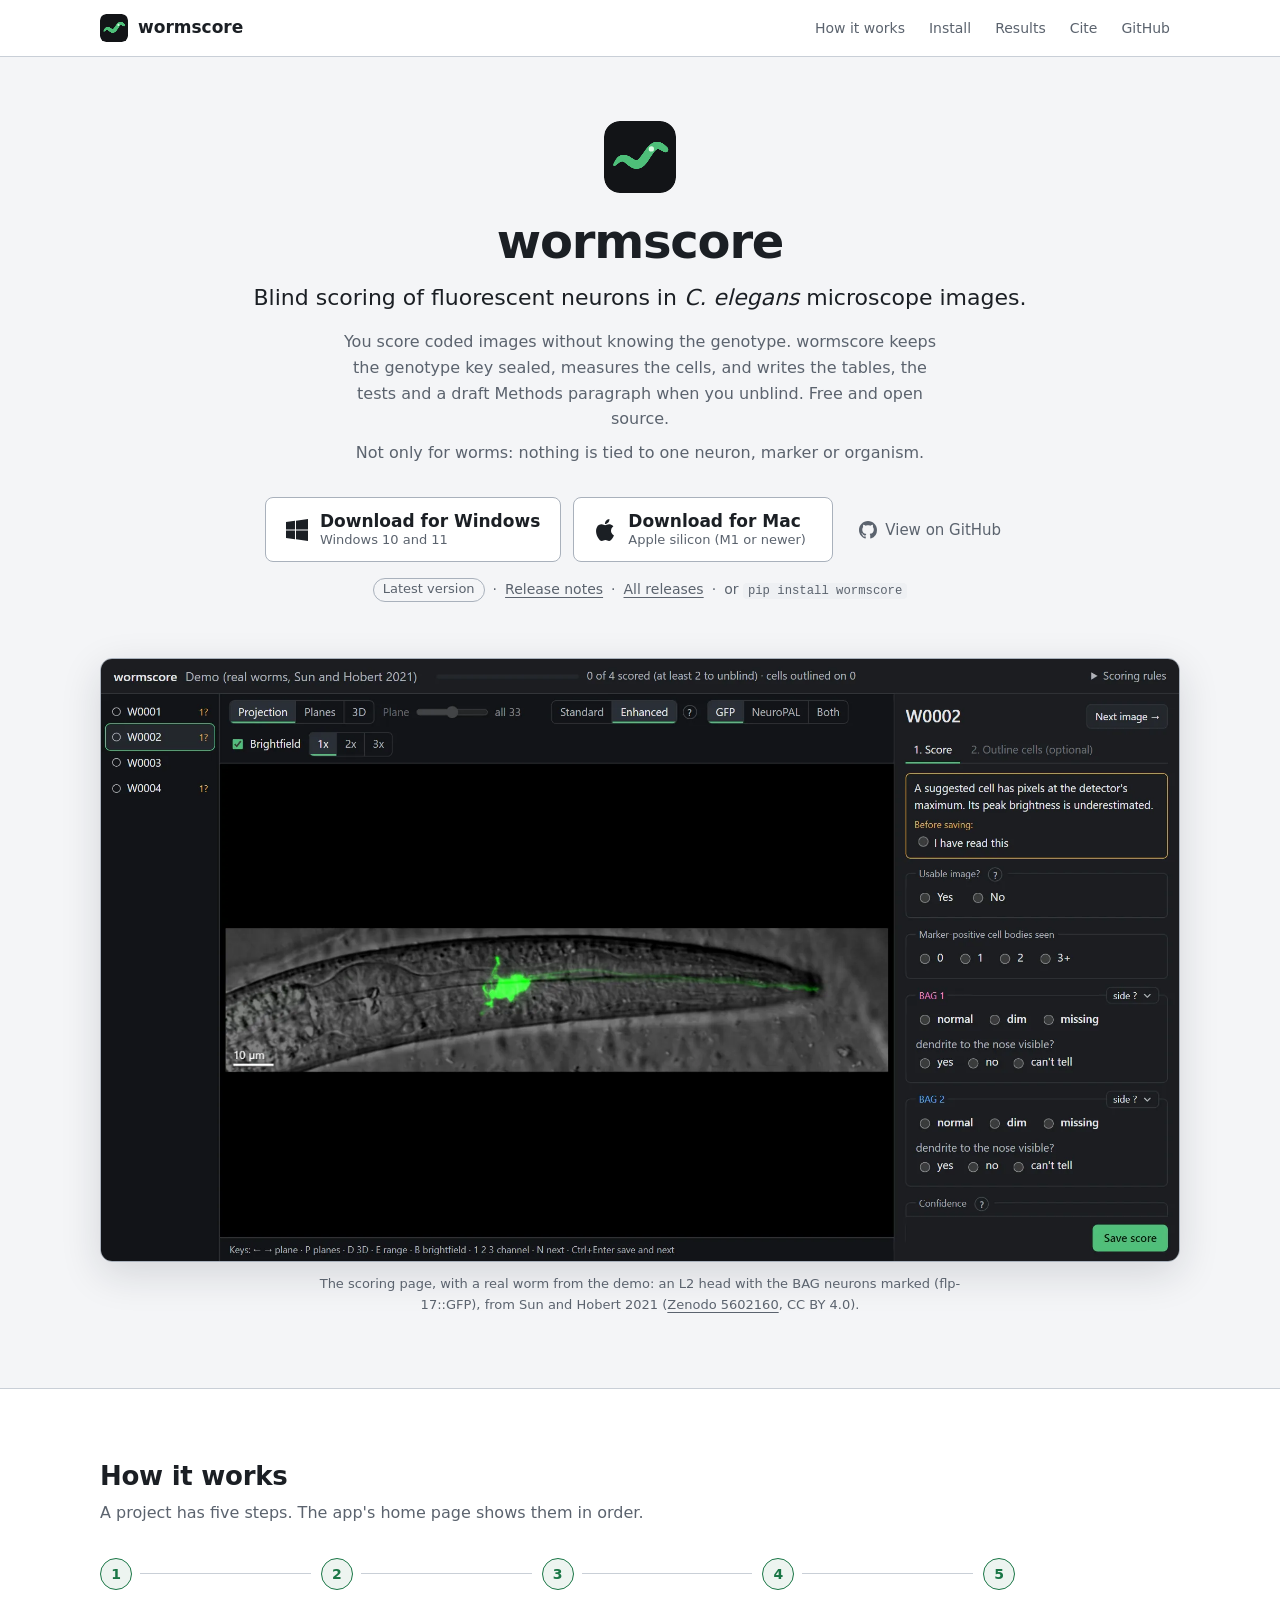
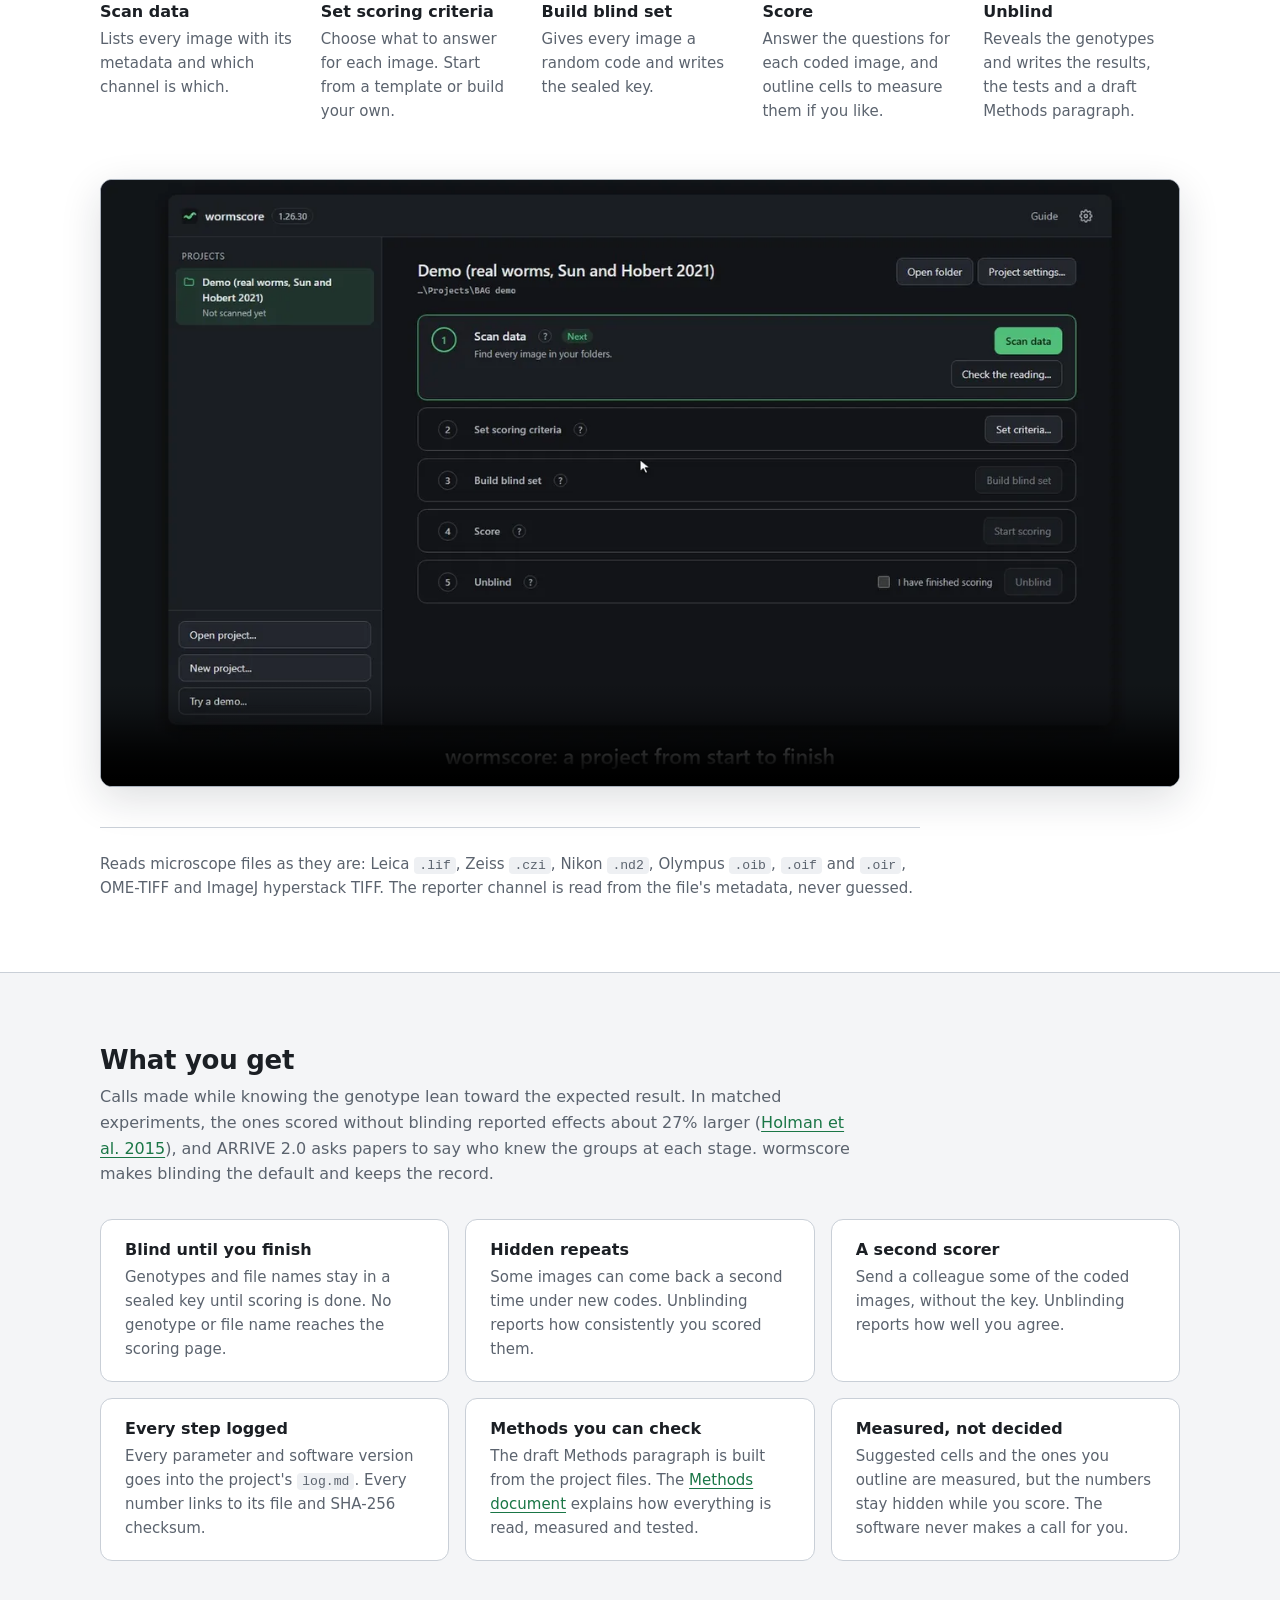
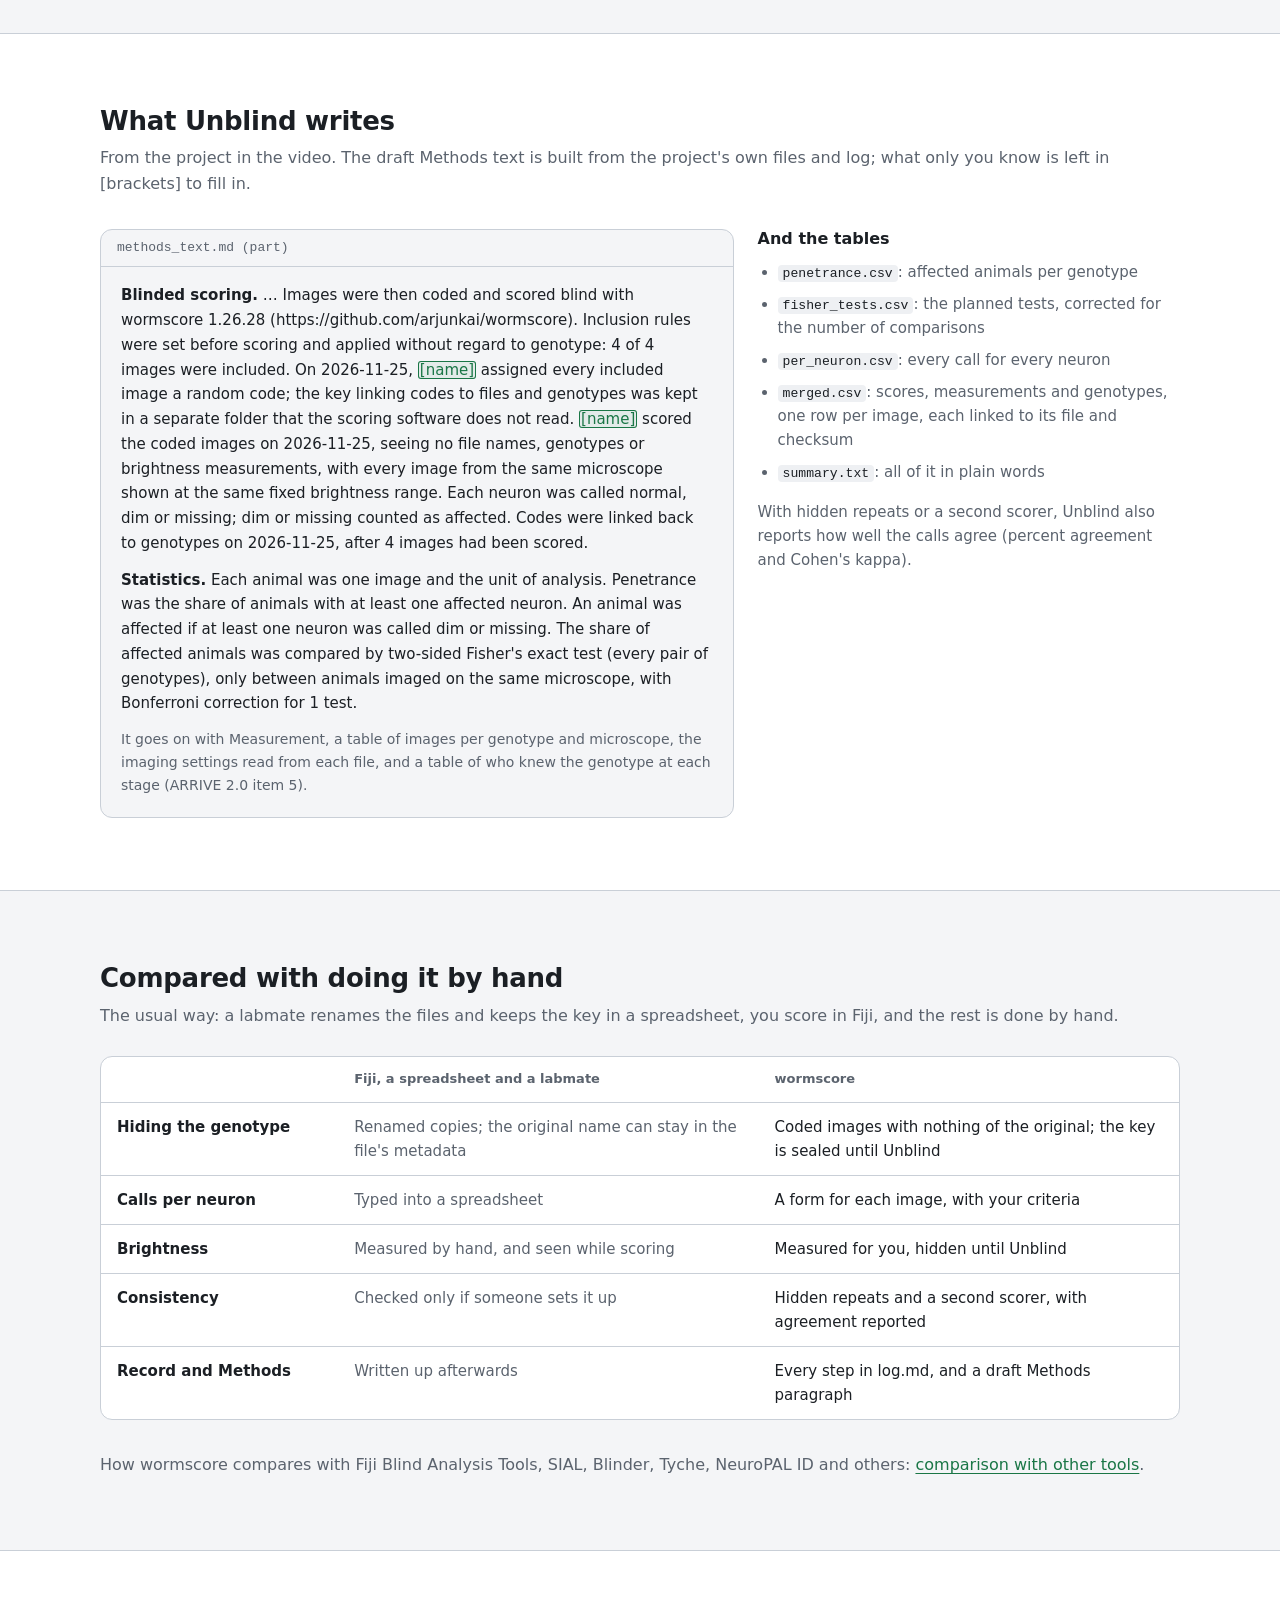
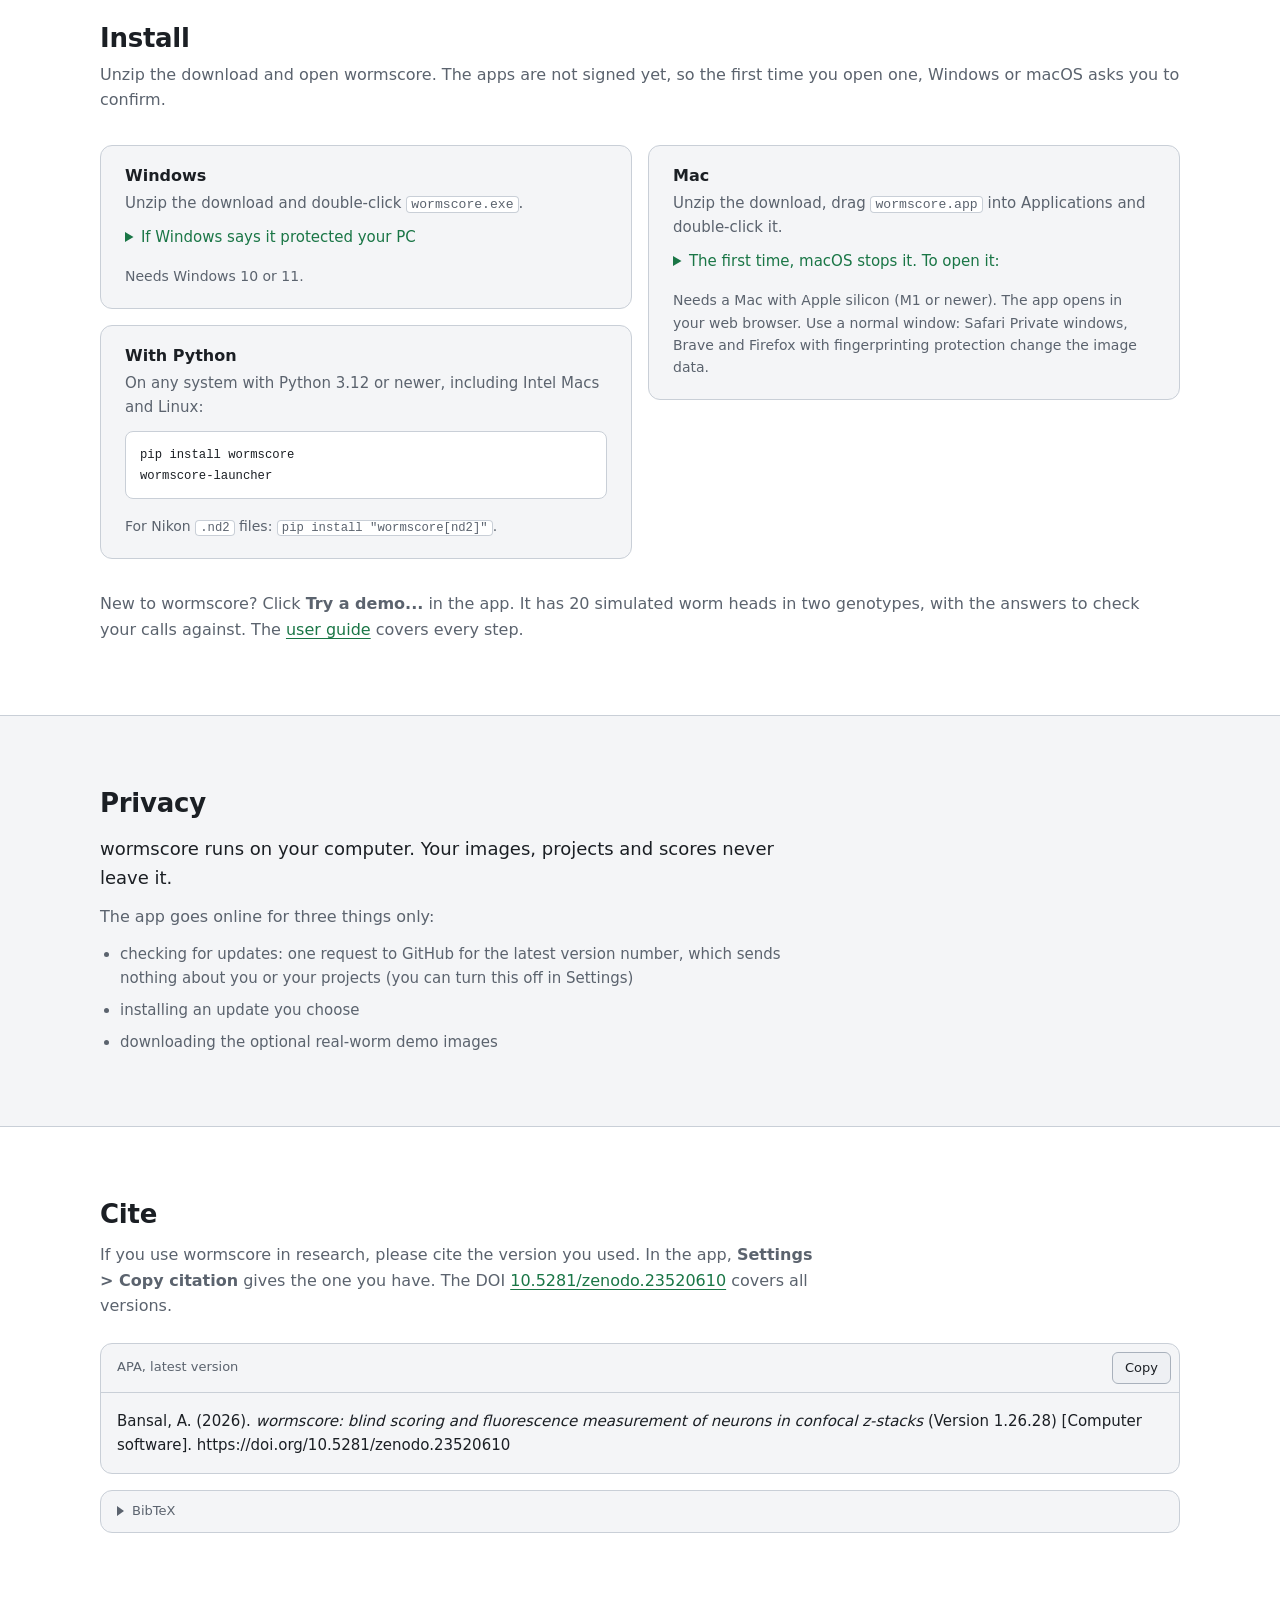
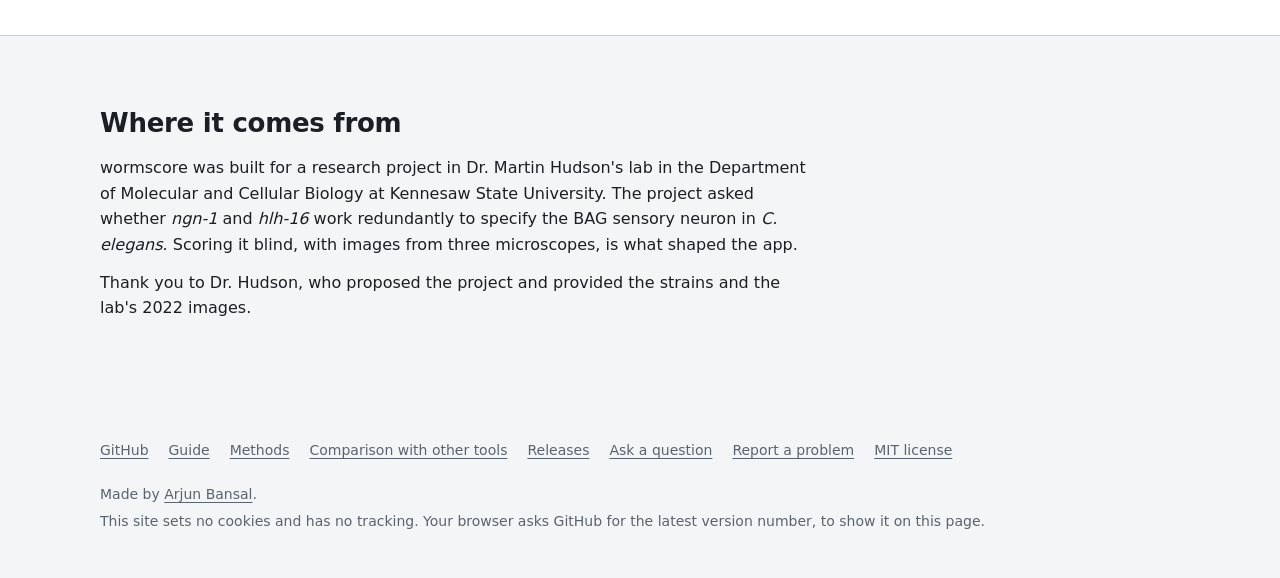
<file: index.html>
<!doctype html>
<html lang="en">
<head>
<meta charset="utf-8">
<meta name="viewport" content="width=device-width, initial-scale=1">
<title>wormscore: blind scoring of fluorescent neurons in C. elegans</title>
<meta name="description" content="Free desktop app for blind scoring of fluorescent neurons in C. elegans microscope images. Runs on your computer, reads microscope files as they are, and writes the tables, tests and a draft Methods paragraph when you unblind.">
<meta name="author" content="Arjun Bansal">
<meta name="color-scheme" content="light dark">
<meta name="theme-color" content="#f4f5f7" media="(prefers-color-scheme: light)">
<meta name="theme-color" content="#121417" media="(prefers-color-scheme: dark)">
<link rel="canonical" href="https://wormscore.org/">
<link rel="icon" href="favicon.ico" sizes="any">
<link rel="icon" href="img/icon.svg" type="image/svg+xml">
<link rel="apple-touch-icon" href="img/icon-192.png">
<meta property="og:type" content="website">
<meta property="og:title" content="wormscore: blind scoring of fluorescent neurons in C. elegans">
<meta property="og:description" content="Blind scoring of fluorescent neurons in C. elegans microscope images. Free, open source, runs on your computer.">
<meta property="og:url" content="https://wormscore.org/">
<meta property="og:image" content="https://wormscore.org/img/og.png">
<meta property="og:image:width" content="1200">
<meta property="og:image:height" content="630">
<meta property="og:image:alt" content="The wormscore scoring page">
<meta name="twitter:card" content="summary_large_image">
<link rel="stylesheet" href="style.css">
<script src="site.js" defer></script>
<script type="application/ld+json">
{
  "@context": "https://schema.org",
  "@type": "SoftwareApplication",
  "name": "wormscore",
  "description": "Blind scoring of fluorescent neurons in C. elegans microscope images.",
  "url": "https://wormscore.org/",
  "applicationCategory": "ScientificApplication",
  "operatingSystem": "Windows 10, Windows 11, macOS (Apple silicon)",
  "license": "https://opensource.org/licenses/MIT",
  "author": { "@type": "Person", "name": "Arjun Bansal" },
  "codeRepository": "https://github.com/arjunkai/wormscore",
  "sameAs": ["https://github.com/arjunkai/wormscore", "https://doi.org/10.5281/zenodo.23520610", "https://pypi.org/project/wormscore/"],
  "offers": { "@type": "Offer", "price": "0", "priceCurrency": "USD" }
}
</script>
</head>
<body>
<a class="skip" href="#main">Skip to content</a>

<header class="top">
  <div class="wrap top-in">
    <a class="brand" href="./" aria-label="wormscore home"><img src="img/icon.svg" alt="" width="28" height="28"><span>wormscore</span></a>
    <nav class="top-nav" aria-label="Site">
      <a href="#how">How it works</a>
      <a href="#install">Install</a>
      <a href="#output">Results</a>
      <a href="#cite">Cite</a>
      <a href="https://github.com/arjunkai/wormscore" target="_blank" rel="noopener">GitHub</a>
    </nav>
  </div>
</header>

<main id="main">
  <section class="hero wrap" aria-labelledby="title">
    <img class="hero-icon" src="img/icon.svg" alt="" width="72" height="72">
    <h1 id="title">wormscore</h1>
    <p class="lede">Blind scoring of fluorescent neurons in <i>C.&nbsp;elegans</i> microscope images.</p>
    <p class="sub">You score coded images without knowing the genotype. wormscore keeps the genotype key sealed, measures
      the cells, and writes the tables, the tests and a draft Methods paragraph when you unblind. Free and open source.</p>
    <p class="also">Not only for worms: nothing is tied to one neuron, marker or organism.</p>

    <p class="phone" id="phone" hidden>wormscore is a desktop app for Windows and Mac. Open this page on your computer to download it.
      <button type="button" class="copy" id="share" hidden>Send the link to yourself</button></p>

    <div class="dl" role="group" aria-label="Download">
      <a class="dl-btn" id="dl-win" href="https://github.com/arjunkai/wormscore/releases/latest/download/wormscore-windows.zip">
        <svg class="dl-ic" viewBox="0 0 24 24" aria-hidden="true"><path d="M0 3.4 9.8 2v9.5H0zM10.9 1.9 24 0v11.5H10.9zM0 12.6h9.8v9.5L0 20.6zM10.9 12.6H24V24l-13.1-1.9z"/></svg>
        <span class="dl-text"><span class="dl-main">Download for Windows</span><span class="dl-sub">Windows 10 and 11</span></span>
      </a>
      <a class="dl-btn" id="dl-mac" href="https://github.com/arjunkai/wormscore/releases/latest/download/wormscore-mac.zip">
        <svg class="dl-ic" viewBox="0 0 24 24" aria-hidden="true"><path d="M12.152 6.896c-.948 0-2.415-1.078-3.96-1.04-2.04.027-3.913 1.183-4.961 3.014-2.117 3.675-.546 9.103 1.519 12.09 1.013 1.454 2.208 3.09 3.792 3.039 1.52-.065 2.09-.987 3.935-.987 1.831 0 2.35.987 3.96.948 1.637-.026 2.676-1.48 3.676-2.948 1.156-1.688 1.636-3.325 1.662-3.415-.039-.013-3.182-1.221-3.22-4.857-.026-3.04 2.48-4.494 2.597-4.559-1.429-2.09-3.623-2.324-4.39-2.376-2-.156-3.675 1.09-4.61 1.09zM15.53 3.83c.843-1.012 1.4-2.427 1.245-3.83-1.207.052-2.662.805-3.532 1.818-.78.896-1.454 2.338-1.273 3.714 1.338.104 2.715-.688 3.559-1.701"/></svg>
        <span class="dl-text"><span class="dl-main">Download for Mac</span><span class="dl-sub">Apple silicon (M1 or newer)</span></span>
      </a>
      <a class="gh-btn" href="https://github.com/arjunkai/wormscore" target="_blank" rel="noopener">
        <svg class="gh-ic" viewBox="0 0 16 16" aria-hidden="true"><path d="M8 0C3.58 0 0 3.58 0 8c0 3.54 2.29 6.53 5.47 7.59.4.07.55-.17.55-.38 0-.19-.01-.82-.01-1.49-2.01.37-2.53-.49-2.69-.94-.09-.23-.48-.94-.82-1.13-.28-.15-.68-.52-.01-.53.63-.01 1.08.58 1.23.82.72 1.21 1.87.87 2.33.66.07-.52.28-.87.51-1.07-1.78-.2-3.64-.89-3.64-3.95 0-.87.31-1.59.82-2.15-.08-.2-.36-1.02.08-2.12 0 0 .67-.21 2.2.82.64-.18 1.32-.27 2-.27.68 0 1.36.09 2 .27 1.53-1.04 2.2-.82 2.2-.82.44 1.1.16 1.92.08 2.12.51.56.82 1.27.82 2.15 0 3.07-1.87 3.75-3.65 3.95.29.25.54.73.54 1.48 0 1.07-.01 1.93-.01 2.2 0 .21.15.46.55.38A8.013 8.013 0 0 0 16 8c0-4.42-3.58-8-8-8z"/></svg>
        View on GitHub
      </a>
    </div>
    <p class="meta">
      <span id="ver">Latest version</span>
      <span class="dot" aria-hidden="true">·</span>
      <a id="notes" href="https://github.com/arjunkai/wormscore/releases/latest" target="_blank" rel="noopener">Release notes</a>
      <span class="dot" aria-hidden="true">·</span>
      <a href="https://github.com/arjunkai/wormscore/releases" target="_blank" rel="noopener">All releases</a>
      <span class="dot" aria-hidden="true">·</span>
      <span>or <code>pip install wormscore</code></span>
    </p>

    <figure class="shot">
      <picture>
        <source type="image/webp" srcset="img/scoring-1020.webp 1020w, img/scoring-2040.webp 2040w" sizes="(min-width: 1112px) 1080px, calc(100vw - 32px)">
        <img src="img/scoring.png" fetchpriority="high" width="2040" height="1140" alt="The scoring page: a coded image of a worm head with brightfield on, the list of codes on the left and the questions for each cell on the right">
      </picture>
      <figcaption>The scoring page, with a real worm from the demo: an L2 head with the BAG neurons marked
        (flp-17::GFP), from Sun and Hobert 2021 (<a href="https://doi.org/10.5281/zenodo.5602160" target="_blank" rel="noopener">Zenodo&nbsp;5602160</a>, CC&nbsp;BY&nbsp;4.0).</figcaption>
    </figure>
  </section>

  <section class="band" id="how" aria-labelledby="how-h">
    <div class="wrap">
      <h2 id="how-h">How it works</h2>
      <p class="intro">A project has five steps. The app's home page shows them in order.</p>
      <ol class="steps">
        <li><h3>Scan data</h3><p>Lists every image with its metadata and which channel is which.</p></li>
        <li><h3>Set scoring criteria</h3><p>Choose what to answer for each image. Start from a template or build your own.</p></li>
        <li><h3>Build blind set</h3><p>Gives every image a random code and writes the sealed key.</p></li>
        <li><h3>Score</h3><p>Answer the questions for each coded image, and outline cells to measure them if you like.</p></li>
        <li><h3>Unblind</h3><p>Reveals the genotypes and writes the results, the tests and a draft Methods paragraph.</p></li>
      </ol>
      <figure class="shot video">
        <video controls muted playsinline preload="none" poster="img/demo-poster.webp?v=1.26.30" width="1920" height="1080"
          aria-label="Screen recording: a project from Scan data to Unblind">
          <source src="img/demo.mp4?v=1.26.30" type="video/mp4">
        </video>
      </figure>
      <p class="formats">Reads microscope files as they are: Leica <code>.lif</code>, Zeiss <code>.czi</code>,
        Nikon <code>.nd2</code>, Olympus <code>.oib</code>, <code>.oif</code> and <code>.oir</code>, OME-TIFF and
        ImageJ hyperstack TIFF. The reporter channel is read from the file's metadata, never guessed.</p>
    </div>
  </section>

  <section class="wrap sect" id="why" aria-labelledby="why-h">
    <h2 id="why-h">What you get</h2>
    <p class="intro why">Calls made while knowing the genotype lean toward the expected result. In matched experiments, the ones
      scored without blinding reported effects about 27% larger
      (<a href="https://doi.org/10.1371/journal.pbio.1002190" target="_blank" rel="noopener">Holman et al. 2015</a>), and
      ARRIVE 2.0 asks papers to say who knew the groups at each stage. wormscore makes blinding the default and keeps the record.</p>
    <div class="grid">
      <div class="card"><h3>Blind until you finish</h3><p>Genotypes and file names stay in a sealed key until scoring is done. No genotype or file name reaches the scoring page.</p></div>
      <div class="card"><h3>Hidden repeats</h3><p>Some images can come back a second time under new codes. Unblinding reports how consistently you scored them.</p></div>
      <div class="card"><h3>A second scorer</h3><p>Send a colleague some of the coded images, without the key. Unblinding reports how well you agree.</p></div>
      <div class="card"><h3>Every step logged</h3><p>Every parameter and software version goes into the project's <code>log.md</code>. Every number links to its file and SHA-256 checksum.</p></div>
      <div class="card"><h3>Methods you can check</h3><p>The draft Methods paragraph is built from the project files. The <a href="https://github.com/arjunkai/wormscore/blob/main/docs/METHODS.md" target="_blank" rel="noopener">Methods document</a> explains how everything is read, measured and tested.</p></div>
      <div class="card"><h3>Measured, not decided</h3><p>Suggested cells and the ones you outline are measured, but the numbers stay hidden while you score. The software never makes a call for you.</p></div>
    </div>
  </section>

  <section class="band" id="output" aria-labelledby="output-h">
    <div class="wrap">
      <h2 id="output-h">What Unblind writes</h2>
      <p class="intro">From the project in the video. The draft Methods text is built from the project's own files and log;
        what only you know is left in [brackets] to fill in.</p>
      <div class="out">
        <figure class="methods">
          <figcaption>methods_text.md (part)</figcaption>
          <div class="methods-text">
            <p><b>Blinded scoring.</b> … Images were then coded and scored blind with wormscore 1.26.28 (https://github.com/arjunkai/wormscore). Inclusion rules were set before scoring and applied without regard to genotype: 4 of 4 images were included. On 2026-11-25, <mark>[name]</mark> assigned every included image a random code; the key linking codes to files and genotypes was kept in a separate folder that the scoring software does not read. <mark>[name]</mark> scored the coded images on 2026-11-25, seeing no file names, genotypes or brightness measurements, with every image from the same microscope shown at the same fixed brightness range. Each neuron was called normal, dim or missing; dim or missing counted as affected. Codes were linked back to genotypes on 2026-11-25, after 4 images had been scored.</p>
            <p><b>Statistics.</b> Each animal was one image and the unit of analysis. Penetrance was the share of animals with at least one affected neuron. An animal was affected if at least one neuron was called dim or missing. The share of affected animals was compared by two-sided Fisher's exact test (every pair of genotypes), only between animals imaged on the same microscope, with Bonferroni correction for 1 test.</p>
            <p class="more">It goes on with Measurement, a table of images per genotype and microscope, the imaging settings read from each file, and a table of who knew the genotype at each stage (ARRIVE 2.0 item 5).</p>
          </div>
        </figure>
        <div class="files">
          <h3>And the tables</h3>
          <ul class="plain">
            <li><code>penetrance.csv</code>: affected animals per genotype</li>
            <li><code>fisher_tests.csv</code>: the planned tests, corrected for the number of comparisons</li>
            <li><code>per_neuron.csv</code>: every call for every neuron</li>
            <li><code>merged.csv</code>: scores, measurements and genotypes, one row per image, each linked to its file and checksum</li>
            <li><code>summary.txt</code>: all of it in plain words</li>
          </ul>
          <p>With hidden repeats or a second scorer, Unblind also reports how well the calls agree (percent agreement and Cohen's kappa).</p>
        </div>
      </div>
    </div>
  </section>

  <section class="wrap sect" id="compare" aria-labelledby="compare-h">
    <h2 id="compare-h">Compared with doing it by hand</h2>
    <p class="intro">The usual way: a labmate renames the files and keeps the key in a spreadsheet, you score in Fiji, and the
      rest is done by hand.</p>
    <div class="table-wrap">
      <table class="cmp">
        <thead><tr><th scope="col"></th><th scope="col">Fiji, a spreadsheet and a labmate</th><th scope="col">wormscore</th></tr></thead>
        <tbody>
          <tr><th scope="row">Hiding the genotype</th><td>Renamed copies; the original name can stay in the file's metadata</td><td>Coded images with nothing of the original; the key is sealed until Unblind</td></tr>
          <tr><th scope="row">Calls per neuron</th><td>Typed into a spreadsheet</td><td>A form for each image, with your criteria</td></tr>
          <tr><th scope="row">Brightness</th><td>Measured by hand, and seen while scoring</td><td>Measured for you, hidden until Unblind</td></tr>
          <tr><th scope="row">Consistency</th><td>Checked only if someone sets it up</td><td>Hidden repeats and a second scorer, with agreement reported</td></tr>
          <tr><th scope="row">Record and Methods</th><td>Written up afterwards</td><td>Every step in log.md, and a draft Methods paragraph</td></tr>
        </tbody>
      </table>
    </div>
    <p class="after">How wormscore compares with Fiji Blind Analysis Tools, SIAL, Blinder, Tyche, NeuroPAL ID and others:
      <a href="https://github.com/arjunkai/wormscore/blob/main/docs/COMPARISON.md" target="_blank" rel="noopener">comparison with other tools</a>.</p>
  </section>

  <section class="band" id="install" aria-labelledby="install-h">
    <div class="wrap">
      <h2 id="install-h">Install</h2>
      <p class="intro">Unzip the download and open wormscore. The apps are not signed yet, so the first time you open one,
        Windows or macOS asks you to confirm.</p>
      <div class="grid two">
        <div class="col">
        <div class="card">
          <h3>Windows</h3>
          <p>Unzip the download and double-click <code>wormscore.exe</code>.</p>
          <details id="first-win">
            <summary>If Windows says it protected your PC</summary>
            <ol class="plain">
              <li>Click <b>More info</b>, then <b>Run anyway</b>.</li>
              <li>If you see <q>The publisher could not be verified</q>, click <b>Run</b>.</li>
            </ol>
          </details>
          <p class="req">Needs Windows 10 or 11.</p>
        </div>
        <div class="card">
          <h3>With Python</h3>
          <p>On any system with Python 3.12 or newer, including Intel Macs and Linux:</p>
          <pre><code>pip install wormscore
wormscore-launcher</code></pre>
          <p class="req">For Nikon <code>.nd2</code> files: <code>pip install "wormscore[nd2]"</code>.</p>
        </div>
        </div>
        <div class="card">
          <h3>Mac</h3>
          <p>Unzip the download, drag <code>wormscore.app</code> into Applications and double-click it.</p>
          <details id="first-mac">
            <summary>The first time, macOS stops it. To open it:</summary>
            <ol class="plain">
              <li>In the warning, click <b>Done</b> (not Move to Trash).</li>
              <li>Open <b>System Settings &gt; Privacy &amp; Security</b>, scroll down to Security and click
                <b>Open Anyway</b> next to wormscore. The button shows only after step 1; if it is not there, open the app and do step 1 again.</li>
              <li>Click <b>Open Anyway</b> again and confirm with your password or Touch ID.</li>
            </ol>
            <p class="alt">Or run this once in Terminal instead. It removes the mark macOS puts on downloaded files and changes nothing else:</p>
            <pre><code>xattr -dr com.apple.quarantine /Applications/wormscore.app</code></pre>
          </details>
          <p class="req">Needs a Mac with Apple silicon (M1 or newer). The app opens in your web browser. Use a normal window: Safari Private windows, Brave and Firefox with fingerprinting protection change the image data.</p>
        </div>
      </div>
      <p class="after">New to wormscore? Click <b>Try a demo...</b> in the app. It has 20 simulated worm heads in two genotypes, with the answers to check your calls against.
        The <a href="https://github.com/arjunkai/wormscore/blob/main/docs/GUIDE.md" target="_blank" rel="noopener">user guide</a> covers every step.</p>
    </div>
  </section>


  <section class="sect" id="privacy" aria-labelledby="privacy-h">
    <div class="wrap narrow">
      <h2 id="privacy-h">Privacy</h2>
      <p>wormscore runs on your computer. Your images, projects and scores never leave it.</p>
      <p>The app goes online for three things only:</p>
      <ul class="plain">
        <li>checking for updates: one request to GitHub for the latest version number, which sends nothing about you or your projects (you can turn this off in Settings)</li>
        <li>installing an update you choose</li>
        <li>downloading the optional real-worm demo images</li>
      </ul>
    </div>
  </section>

  <section class="band" id="cite" aria-labelledby="cite-h">
    <div class="wrap">
    <h2 id="cite-h">Cite</h2>
    <p>If you use wormscore in research, please cite the version you used. In the app, <b>Settings &gt; Copy citation</b>
      gives the one you have. The DOI <a href="https://doi.org/10.5281/zenodo.23520610" target="_blank" rel="noopener">10.5281/zenodo.23520610</a>
      covers all versions.</p>
    <div class="cite">
      <div class="cite-head">
        <span id="apa-h">APA, latest version</span>
        <button type="button" class="copy" data-copy="apa" aria-label="Copy APA citation" hidden>Copy</button>
      </div>
      <p class="cite-apa" id="apa" tabindex="0" aria-labelledby="apa-h">Bansal, A. (2026). <i>wormscore: blind scoring and fluorescence measurement of neurons in confocal z-stacks</i> (Version <span class="cite-ver">1.26.28</span>) [Computer software]. https://doi.org/10.5281/zenodo.23520610</p>
    </div>
    <details class="cite">
      <summary class="cite-head"><span id="bib-h">BibTeX</span></summary>
      <div class="bib-copy"><button type="button" class="copy" data-copy="bibtex" aria-label="Copy BibTeX citation" hidden>Copy</button></div>
      <pre id="bibtex" tabindex="0" aria-labelledby="bib-h"><code>@software{Bansal_wormscore_2026,
  author = {Bansal, Arjun},
  doi = {10.5281/zenodo.23520610},
  title = {{wormscore: blind scoring and fluorescence measurement of neurons in confocal z-stacks}},
  url = {https://github.com/arjunkai/wormscore},
  version = {<span class="cite-ver">1.26.28</span>},
  year = {2026}
}</code></pre>
    </details>
    <p class="status" id="copy-status" role="status" aria-live="polite"></p>
    </div>
  </section>

  <section class="sect" id="thanks" aria-labelledby="thanks-h">
    <div class="wrap narrow">
      <h2 id="thanks-h">Where it comes from</h2>
      <p>wormscore was built for a research project in Dr. Martin Hudson's lab in the Department of Molecular and
        Cellular Biology at Kennesaw State University. The project asked whether <i>ngn-1</i> and <i>hlh-16</i>
        work redundantly to specify the BAG sensory neuron in <i>C. elegans</i>. Scoring it blind, with images from
        three microscopes, is what shaped the app.</p>
      <p>Thank you to Dr. Hudson, who proposed the project and provided the strains and the lab's 2022 images.</p>
    </div>
  </section>
</main>

<footer class="foot">
  <div class="wrap foot-in">
    <nav aria-label="Links">
      <a href="https://github.com/arjunkai/wormscore" target="_blank" rel="noopener">GitHub</a>
      <a href="https://github.com/arjunkai/wormscore/blob/main/docs/GUIDE.md" target="_blank" rel="noopener">Guide</a>
      <a href="https://github.com/arjunkai/wormscore/blob/main/docs/METHODS.md" target="_blank" rel="noopener">Methods</a>
      <a href="https://github.com/arjunkai/wormscore/blob/main/docs/COMPARISON.md" target="_blank" rel="noopener">Comparison with other tools</a>
      <a href="https://github.com/arjunkai/wormscore/releases" target="_blank" rel="noopener">Releases</a>
      <a href="https://github.com/arjunkai/wormscore/discussions" target="_blank" rel="noopener">Ask a question</a>
      <a href="https://github.com/arjunkai/wormscore/issues/new" target="_blank" rel="noopener">Report a problem</a>
      <a href="https://github.com/arjunkai/wormscore/blob/main/LICENSE" target="_blank" rel="noopener">MIT license</a>
    </nav>
    <p>Made by <a href="https://github.com/arjunkai" target="_blank" rel="noopener">Arjun Bansal</a>.</p>
    <p>This site sets no cookies and has no tracking. Your browser asks GitHub for the latest version number, to show it on this page.</p>
  </div>
</footer>
</body>
</html>
</file>
<file: style.css>
/* wormscore.org. Palette and type from the app (src/wormscore/static/home.css). */
:root {
  color-scheme: light;
  --bg: #f4f5f7;
  --panel: #ffffff;
  --raised: #eef0f3;
  --hover: #e6e9ed;
  --line: #c9cfd7;
  --line-strong: #a9b1bc;
  --text: #1b1f24;
  --muted: #5b636e;
  --accent: #1a7646;
  --accent-ink: #ffffff;
  --accent-soft: rgba(26, 118, 70, .08);
  --accent-hover: rgba(26, 118, 70, .14);
  --focus: #2b6fc4;
  --shot-edge: #a9b1bc;

  --radius-sm: 6px;
  --radius: 8px;
  --radius-lg: 12px;
  --font: "Segoe UI Variable Text", "Segoe UI", system-ui, -apple-system, BlinkMacSystemFont, "Helvetica Neue", sans-serif;
  --font-display: "Segoe UI Variable Display", "Segoe UI", system-ui, -apple-system, BlinkMacSystemFont, "Helvetica Neue", sans-serif;
  --mono: ui-monospace, "Cascadia Mono", "SF Mono", Consolas, Menlo, monospace;
  --max: 1080px;
  --gutter: 16px;
}
@media (prefers-color-scheme: dark) {
  :root {
    color-scheme: dark;
    --bg: #121417;
    --panel: #1a1d21;
    --raised: #23272d;
    --hover: #2a2f36;
    --line: #31363d;
    --line-strong: #434a53;
    --text: #e4e6e9;
    --muted: #adb3bc;
    --accent: #4fbf7a;
    --accent-ink: #0d1f14;
    --accent-soft: rgba(79, 191, 122, .10);
    --accent-hover: rgba(79, 191, 122, .16);
    --focus: #5aa9ff;
    --shot-edge: #31363d;
  }
}
@media (min-width: 640px) { :root { --gutter: 24px; } }

* { box-sizing: border-box; }
[hidden] { display: none !important; }
html { scroll-behavior: smooth; -webkit-text-size-adjust: 100%; }
@media (prefers-reduced-motion: reduce) { html { scroll-behavior: auto; } }
body {
  margin: 0; background: var(--bg); color: var(--text);
  font: 16px/1.6 var(--font);
  -webkit-font-smoothing: antialiased;
}
a { color: var(--accent); text-underline-offset: 3px; text-decoration-thickness: 1px; }
a:hover { text-decoration-thickness: 2px; }
a:focus-visible, button:focus-visible, pre:focus-visible { outline: 2px solid var(--focus); outline-offset: 2px; border-radius: 4px; }
code, pre { font-family: var(--mono); font-size: .875em; }
:not(pre) > code { background: var(--raised); padding: 1px 5px; border-radius: 4px; white-space: nowrap; }
h1, h2, h3 { font-family: var(--font-display); line-height: 1.2; margin: 0; }
h2 { font-size: 26px; font-weight: 600; letter-spacing: -.01em; }
h3 { font-size: 16px; font-weight: 600; }
p { margin: 0; }
img { max-width: 100%; height: auto; display: block; }

.wrap { max-width: calc(var(--max) + 2 * var(--gutter)); margin: 0 auto; padding: 0 var(--gutter); }
.narrow p { max-width: 720px; }

.skip { position: absolute; left: -9999px; top: 8px; z-index: 10; background: var(--panel); color: var(--text); padding: 8px 12px; border-radius: var(--radius); }
.skip:focus { left: 8px; }

/* ------------------------------------------------------------ top bar */
.top { background: var(--panel); border-bottom: 1px solid var(--line); }
.top-in { display: flex; align-items: center; justify-content: space-between; gap: 16px; min-height: 56px; }
.brand { display: flex; align-items: center; gap: 10px; color: var(--text); text-decoration: none; font-weight: 600; font-size: 17px; }
.brand img { border-radius: 6px; }
.top-nav { display: flex; gap: 4px; }
.top-nav a { color: var(--muted); text-decoration: none; font-size: 14px; padding: 6px 10px; border-radius: var(--radius-sm); }
.top-nav a:hover { color: var(--text); background: var(--raised); }

/* ------------------------------------------------------------ hero */
.hero { padding-top: 64px; padding-bottom: 72px; text-align: center; }
.hero-icon { margin: 0 auto 20px; border-radius: 16px; }
@media (prefers-color-scheme: dark) { .hero-icon { box-shadow: 0 0 0 1px var(--line-strong); } }
.hero h1 { font-size: 48px; font-weight: 700; letter-spacing: -.025em; }
.lede { margin-top: 12px; font-size: 22px; line-height: 1.4; font-family: var(--font-display); }
.sub { margin: 16px auto 0; max-width: 600px; color: var(--muted); }

.dl { margin-top: 32px; display: flex; flex-wrap: wrap; justify-content: center; align-items: center; gap: 12px; }
.dl-btn {
  display: inline-flex; align-items: center; gap: 12px; min-width: 260px;
  padding: 12px 20px; border-radius: var(--radius); text-align: left; text-decoration: none;
  background: var(--panel); color: var(--text); border: 1px solid var(--line-strong);
  transition: background .12s, border-color .12s, filter .12s;
}
.dl-btn:hover { background: var(--hover); }
.dl-btn.mine { background: var(--accent-soft); border-color: var(--accent); box-shadow: inset 0 0 0 1px var(--accent); }
.dl-btn.mine:hover { background: var(--accent-hover); }
.dl-btn.mine .dl-ic { color: var(--accent); }
.dl-text { display: flex; flex-direction: column; }
.dl-main { font-weight: 600; font-size: 17px; line-height: 1.3; }
.dl-sub { font-size: 13px; line-height: 1.3; color: var(--muted); }
.dl-ic { width: 22px; height: 22px; flex: none; fill: currentColor; }
.gh-btn {
  display: inline-flex; align-items: center; gap: 8px; padding: 12px 14px; border-radius: var(--radius);
  color: var(--muted); text-decoration: none; font-size: 15px;
}
.gh-btn:hover { color: var(--text); background: var(--raised); }
.gh-ic { width: 18px; height: 18px; fill: currentColor; }

.meta { margin-top: 16px; font-size: 14px; color: var(--muted); display: flex; flex-wrap: wrap; justify-content: center; gap: 4px 8px; }
.meta a { color: var(--muted); }
.meta a:hover { color: var(--text); }
#ver { font-variant-numeric: tabular-nums; font-size: 13px; font-weight: 500; padding: 0 9px; border: 1px solid var(--line-strong); border-radius: 999px; }

.shot { margin: 56px 0 0; }
.shot img { width: 100%; border-radius: var(--radius-lg); border: 1px solid var(--shot-edge); box-shadow: 0 12px 40px rgba(20, 30, 40, .14); }
@media (prefers-color-scheme: dark) { .shot img { box-shadow: 0 12px 40px rgba(0, 0, 0, .5); } }
.shot figcaption { margin: 12px auto 0; max-width: 680px; font-size: 13px; color: var(--muted); }
.shot figcaption a { color: inherit; }

/* ------------------------------------------------------------ sections */
.band { background: var(--panel); border-top: 1px solid var(--line); border-bottom: 1px solid var(--line); padding: 72px 0; }
.sect { padding-top: 72px; padding-bottom: 72px; }
.intro { margin-top: 8px; color: var(--muted); }
.band + .sect, .sect + .band { margin-top: 0; }

.steps { list-style: none; counter-reset: step; margin: 32px 0 0; padding: 0; display: grid; gap: 24px; grid-template-columns: repeat(5, 1fr); }
.steps li { counter-increment: step; position: relative; padding-top: 44px; }
.steps li::before {
  content: counter(step); position: absolute; top: 0; left: 0;
  width: 30px; height: 30px; border-radius: 50%; display: grid; place-items: center;
  font: 600 14px/1 var(--font); color: var(--accent); background: var(--accent-soft); border: 1px solid var(--accent);
}
.steps li:not(:last-child)::after { content: ""; position: absolute; top: 15px; left: 40px; right: -14px; height: 1px; background: var(--line); }
.steps p { margin-top: 6px; color: var(--muted); font-size: 15px; }
.home-shot { margin-top: 40px; }
.formats { margin-top: 40px; padding-top: 24px; border-top: 1px solid var(--line); color: var(--muted); font-size: 15px; max-width: 820px; }

.grid { margin-top: 32px; display: grid; gap: 16px; grid-template-columns: repeat(3, 1fr); }
.grid.two { grid-template-columns: repeat(2, 1fr); align-items: start; }
.grid > * { min-width: 0; }
.card { background: var(--panel); border: 1px solid var(--line); border-radius: var(--radius-lg); padding: 20px 24px; }
.band .card { background: var(--bg); }
.band .card :not(pre) > code { background: var(--panel); box-shadow: inset 0 0 0 1px var(--line); }
.card p { margin-top: 8px; color: var(--muted); font-size: 15px; }
.card h3 + p { margin-top: 6px; }

.plain { margin: 12px 0 0; padding-left: 20px; font-size: 15px; }
.plain li + li { margin-top: 8px; }
.plain li::marker { color: var(--muted); }
pre { margin: 12px 0 0; padding: 12px 14px; background: var(--raised); border-radius: var(--radius); overflow-x: auto; line-height: 1.5; }
.band pre { background: var(--panel); border: 1px solid var(--line); }
.card .alt { margin-top: 16px; }
.card .req { margin-top: 16px; font-size: 14px; }
.col { display: grid; gap: 16px; }
.after { margin-top: 32px; color: var(--muted); }

/* ------------------------------------------------------------ cite */
#cite .wrap > p:not(.status) { margin-top: 12px; max-width: 720px; color: var(--muted); }
.cite + .cite { margin-top: 16px; }
.cite-apa { padding: 16px; font-size: 15px; overflow-wrap: anywhere; }
.cite { margin-top: 24px; border: 1px solid var(--line); border-radius: var(--radius-lg); background: var(--panel); overflow: hidden; }
.cite-head { display: flex; align-items: center; justify-content: space-between; padding: 8px 8px 8px 16px; border-bottom: 1px solid var(--line); font-size: 13px; color: var(--muted); }
.cite pre { margin: 0; border-radius: 0; background: none; padding: 16px; font-size: 14px; }
.copy {
  font: 500 13px/1 var(--font); color: var(--text); background: var(--raised); border: 1px solid var(--line-strong);
  border-radius: var(--radius-sm); padding: 7px 12px; cursor: pointer; min-height: 32px;
}
.copy:hover { background: var(--hover); }
.status { margin-top: 8px; min-height: 1.6em; font-size: 14px; color: var(--muted); }

/* ------------------------------------------------------------ hero extras, video */
.also { margin: 8px auto 0; max-width: 600px; color: var(--muted); }
.phone { margin: 28px auto 0; max-width: 460px; padding: 14px 16px; border: 1px solid var(--line-strong); border-radius: var(--radius); background: var(--panel); font-size: 15px; }
.phone .copy { display: block; margin: 10px auto 0; }
.video video { display: block; width: 100%; height: auto; border-radius: var(--radius-lg); border: 1px solid var(--shot-edge); background: #111417; box-shadow: 0 12px 40px rgba(20, 30, 40, .14); }
@media (prefers-color-scheme: dark) { .video video { box-shadow: 0 12px 40px rgba(0, 0, 0, .5); } }
.video figcaption { text-align: center; }
.why { max-width: 760px; }

/* ------------------------------------------------------------ what unblind writes */
.out { margin-top: 32px; display: grid; gap: 24px; grid-template-columns: minmax(0, 3fr) minmax(0, 2fr); align-items: start; }
.methods { margin: 0; border: 1px solid var(--line); border-radius: var(--radius-lg); background: var(--bg); overflow: hidden; }
.methods figcaption { padding: 8px 16px; border-bottom: 1px solid var(--line); font: 13px/1.6 var(--mono); color: var(--muted); }
.methods-text { padding: 16px 20px 20px; font-size: 15px; line-height: 1.65; }
.methods-text p + p { margin-top: 12px; }
.methods-text .more { color: var(--muted); font-size: 14px; }
.methods-text mark { background: var(--accent-soft); color: var(--accent); box-shadow: inset 0 0 0 1px var(--accent); border-radius: 3px; padding: 0 2px; }
.files p { margin-top: 16px; color: var(--muted); font-size: 15px; }
.files .plain li { color: var(--muted); }
.files code { color: var(--text); }

/* ------------------------------------------------------------ comparison table */
.table-wrap { margin-top: 28px; overflow-x: auto; border: 1px solid var(--line); border-radius: var(--radius-lg); background: var(--panel); }
.cmp { width: 100%; border-collapse: collapse; font-size: 15px; min-width: 620px; }
.cmp th, .cmp td { text-align: left; vertical-align: top; padding: 12px 16px; border-top: 1px solid var(--line); }
.cmp thead th { border-top: 0; font-size: 13px; font-weight: 600; color: var(--muted); }
.cmp tbody th { font-weight: 600; width: 22%; }
.cmp td { color: var(--muted); width: 39%; }
.cmp td:last-child { color: var(--text); }

/* ------------------------------------------------------------ install details */
details summary { cursor: pointer; color: var(--accent); font-size: 15px; margin-top: 10px; width: fit-content; }
details summary:hover { text-decoration: underline; text-underline-offset: 3px; }
details summary:focus-visible { outline: 2px solid var(--focus); outline-offset: 2px; border-radius: 4px; }
.card details[open] { margin-bottom: 4px; }
details.cite summary { margin: 0; color: var(--muted); width: auto; list-style-position: inside; }
details.cite summary:hover { text-decoration: none; color: var(--text); }
details.cite:not([open]) summary { border-bottom: 0; }
details.cite summary { justify-content: flex-start; gap: 8px; padding: 10px 16px; }
details.cite summary::-webkit-details-marker { display: none; }
details.cite summary::before { content: ""; width: 0; height: 0; border-style: solid; border-width: 5px 0 5px 7px; border-color: transparent transparent transparent currentColor; transition: transform .12s; }
details.cite[open] summary::before { transform: rotate(90deg); }
.bib-copy { display: flex; justify-content: flex-end; padding: 8px 8px 0; }
#cite .cite { background: var(--bg); }

/* ------------------------------------------------------------ privacy, footer */
#privacy p + p, #thanks p + p { margin-top: 12px; }
#privacy h2 + p, #thanks h2 + p { margin-top: 16px; }
#privacy p, #privacy li { color: var(--muted); }
#privacy .plain { max-width: 720px; }
#privacy p:first-of-type { color: var(--text); font-size: 18px; }

.foot { padding: 40px 0 48px; font-size: 14px; color: var(--muted); }
.foot nav { display: flex; flex-wrap: wrap; gap: 4px 20px; }
.foot nav a { display: inline-block; padding: 6px 0; }
.foot a { color: var(--muted); }
.foot a:hover { color: var(--text); }
.foot p { margin-top: 16px; }
.foot p + p { margin-top: 4px; }

/* ------------------------------------------------------------ narrower screens */
@media (max-width: 960px) {
  .steps { grid-template-columns: 1fr; gap: 20px; max-width: 560px; }
  .steps li { padding: 0 0 0 46px; }
  .steps li::after { display: none; }
  .steps p { margin-top: 2px; }
  .grid { grid-template-columns: repeat(2, 1fr); }
  .out { grid-template-columns: 1fr; }
}
@media (max-width: 720px) {
  .grid, .grid.two { grid-template-columns: 1fr; }
  .top-nav a:not(:last-child) { display: none; }
  .hero { padding-top: 40px; padding-bottom: 48px; }
  .hero h1 { font-size: 38px; }
  .hero-icon { width: 56px; height: 56px; margin-bottom: 16px; border-radius: 12px; }
  .lede { font-size: 19px; }
  .band, .sect { padding-top: 48px; padding-bottom: 48px; }
  .sect { padding-top: 48px; }
  h2 { font-size: 22px; }
  .shot { margin-top: 40px; }
  .card { padding: 16px 18px; }
}
@media (max-width: 560px) {
  :not(pre) > code { white-space: normal; overflow-wrap: anywhere; }
  .dl { flex-direction: column; align-items: stretch; }
  .dl-btn { min-width: 0; }
  .gh-btn { justify-content: center; }
  .meta .dot:last-of-type { display: none; }
}

/* ------------------------------------------------------------ 404 */
.notfound h1 { font-size: 32px; }
.notfound p { margin-top: 12px; color: var(--muted); }
</file>
